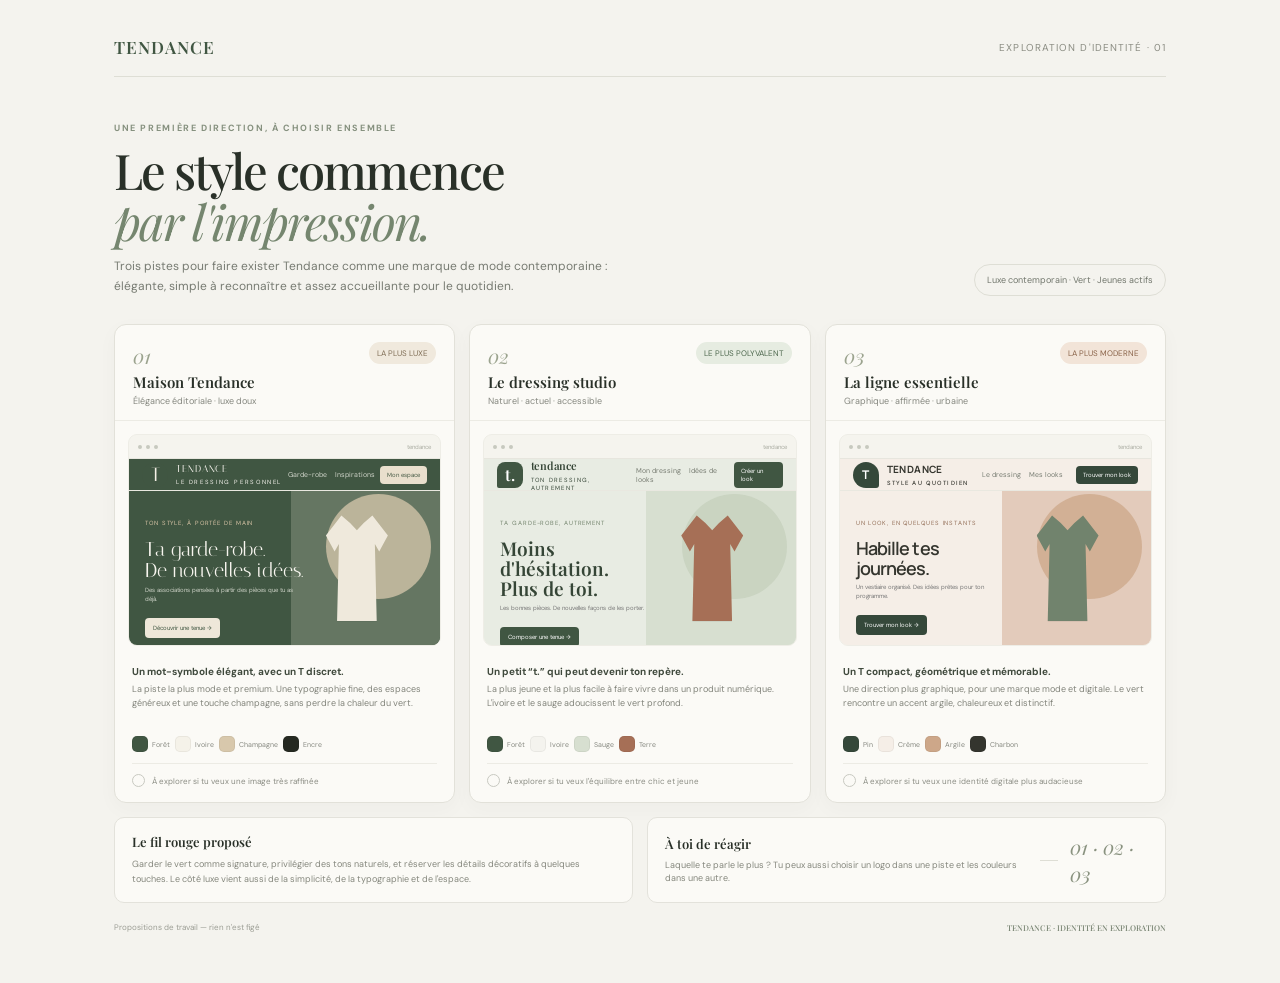
<file: identite.html>
<!doctype html>
<html lang="fr">
<head>
<meta charset="utf-8"><meta name="viewport" content="width=device-width,initial-scale=1"><meta name="theme-color" content="#f4f3ee">
<title>Tendance — pistes d'identité visuelle</title>
<link rel="preconnect" href="https://fonts.googleapis.com"><link rel="preconnect" href="https://fonts.gstatic.com" crossorigin><link href="https://fonts.googleapis.com/css2?family=DM+Sans:wght@400;500;600;700&family=Manrope:wght@400;500;600;700&family=Playfair+Display:wght@400;500;600;700&family=Italiana&display=swap" rel="stylesheet">
<style>
:root{--paper:#f4f3ee;--ink:#293028;--green:#405642;--muted:#7f847b;--rule:#deded5;--serif:'Playfair Display',Georgia,serif;--sans:'DM Sans',Arial,sans-serif}*{box-sizing:border-box}body{margin:0;background:var(--paper);color:var(--ink);font-family:var(--sans);-webkit-font-smoothing:antialiased}.wrap{max-width:1120px;margin:auto;padding:36px 34px 50px}.mast{display:flex;justify-content:space-between;align-items:center;border-bottom:1px solid var(--rule);padding-bottom:18px}.mast-brand{font:600 17px var(--serif);letter-spacing:.06em;color:var(--green)}.mast-note{color:#8a8c82;font-size:10px;letter-spacing:.11em;text-transform:uppercase}.intro{padding:45px 0 28px;display:flex;justify-content:space-between;align-items:end;gap:20px}.kicker{font-size:9px;letter-spacing:.18em;color:#85907e;font-weight:700}.intro h1{font:500 clamp(32px,5vw,49px)/1.05 var(--serif);letter-spacing:-.04em;margin:10px 0}.intro h1 em{color:#75866f;font-weight:400}.intro p{font-size:12px;line-height:1.65;color:#777b72;max-width:540px;margin:0}.edition{border:1px solid var(--rule);padding:9px 12px;border-radius:30px;color:#72776d;font-size:9px;white-space:nowrap}.cards{display:grid;grid-template-columns:repeat(3,1fr);gap:14px}.concept{background:#fbfaf6;border:1px solid #e2e1d9;border-radius:12px;overflow:hidden;box-shadow:0 6px 20px #39453708}.concept-head{padding:17px 18px 13px;border-bottom:1px solid #ecebe4;display:flex;justify-content:space-between;align-items:start}.concept-num{font:italic 20px var(--serif);color:#9ba38e}.concept-head h2{font:600 15px var(--serif);margin:3px 0}.concept-head p{font-size:9px;color:#85877f;margin:0}.tag{font-size:8px;color:#68745f;background:#eef0e8;padding:6px 8px;border-radius:30px}.mock{height:212px;margin:13px;border:1px solid #eeede6;border-radius:9px;background:#f5f4ee;position:relative;overflow:hidden}.browserbar{height:24px;border-bottom:1px solid #e7e6de;display:flex;align-items:center;gap:4px;padding:0 9px}.browserbar i{width:4px;height:4px;border-radius:50%;background:#c7c9bf}.browserbar span{margin-left:auto;color:#aaaca2;font-size:6px}.webhead{height:32px;display:flex;align-items:center;justify-content:space-between;padding:0 13px;border-bottom:1px solid #e9e8e0}.webhead small{font-size:7px;color:#787d73}.tiny-button{font-size:6px;padding:5px 7px;border-radius:4px}.hero-mini{height:calc(100% - 56px);display:flex;position:relative}.hero-mini-copy{padding:18px 0 0 16px;width:57%;position:relative;z-index:1}.hero-mini-copy label{font-size:6px;letter-spacing:.15em}.hero-mini-copy h3{font-size:19px;line-height:1.06;margin:9px 0 5px}.hero-mini-copy p{font-size:6px;line-height:1.6;color:#777;margin:0 0 9px}.mini-cta{display:inline-block;font-size:6px;padding:6px 8px;border-radius:4px}.hero-mini-art{position:absolute;right:0;top:0;width:48%;height:100%;overflow:hidden}.circle{position:absolute;width:105px;height:105px;right:9px;top:3px;border-radius:50%;opacity:.75}.silhouette{position:absolute;width:62px;height:106px;left:35px;top:24px;clip-path:polygon(25% 0,39% 7%,50% 14%,61% 7%,75% 0,100% 19%,86% 34%,79% 27%,82% 100%,18% 100%,21% 27%,14% 34%,0 19%);filter:drop-shadow(0 4px 4px #0002)}.brand-lockup{display:flex;align-items:center;gap:8px}.logo-icon{display:grid;place-items:center;width:26px;height:26px;border-radius:8px;font-size:16px}.logo-word{font-size:10px;line-height:1}.logo-word b{display:block;font-size:8px;letter-spacing:.16em}.concept-desc{padding:1px 17px 15px}.concept-desc h3{font-size:10px;margin:5px 0;color:#3f493c}.concept-desc p{font-size:9px;line-height:1.55;color:#82847b;margin:0;min-height:43px}.palette{display:flex;gap:5px;margin:10px 0 0}.swatch{display:flex;align-items:center;gap:4px;font-size:7px;color:#85877f}.swatch i{width:16px;height:16px;display:block;border:1px solid #0000000d;border-radius:5px}.select-note{display:flex;align-items:center;gap:7px;padding-top:10px;border-top:1px solid #ecebe4;font-size:8px;color:#8a8c83;margin-top:11px}.select-note b{width:13px;height:13px;border:1px solid #c8c9c1;border-radius:50%;display:block}.bottom-row{display:grid;grid-template-columns:1fr 1fr;gap:14px;margin-top:14px}.principle,.compare{border:1px solid #e3e2db;background:#fbfaf6;border-radius:10px;padding:15px 17px}.principle h3,.compare h3{font:600 13px var(--serif);margin:0 0 7px}.principle p{font-size:9px;color:#85877d;line-height:1.6;margin:0}.compare{display:flex;align-items:center;justify-content:space-between;gap:12px}.compare p{font-size:9px;color:#85877d;margin:0;line-height:1.5}.compare .line{height:1px;flex:1;background:#deded5;min-width:18px}.foot{display:flex;justify-content:space-between;font-size:8px;color:#9b9d94;margin-top:19px}.foot strong{font-family:var(--serif);color:#74806e;font-weight:500}
/* A · Maison */
.a .webhead,.a .hero-mini{background:#405642;color:#f7f5ef}.a .hero-mini-copy p,.a .webhead small{color:#d0d5ca}.a .hero-mini-copy label{color:#d9c5a7}.a .hero-mini-copy h3{font:500 20px/1.03 'Italiana',var(--serif)}.a .mini-cta{background:#eee7d9;color:#3f5541}.a .hero-mini-art{background:#657662}.a .circle{background:#d8c8ac}.a .silhouette{background:#efe9dc}.a .logo-icon{font:19px 'Italiana',serif;color:#f5f1e7;background:#405642;border-radius:50%}.a .logo-word{font:500 10px 'Italiana',var(--serif);letter-spacing:.09em}.a .logo-word b{font:6px var(--sans);letter-spacing:.27em;margin-top:3px}.a .tag{background:#f0e9dd;color:#806f57}
/* B · Studio */
.b .webhead,.b .hero-mini{background:#e8ece3;color:#354536}.b .hero-mini-copy label{color:#73836d}.b .hero-mini-copy h3{font:600 19px/1.05 var(--serif)}.b .mini-cta{background:#405642;color:white}.b .hero-mini-art{background:#d7dfd0}.b .circle{background:#c6d1bc}.b .silhouette{background:#a66f56}.b .logo-icon{font:600 16px var(--serif);color:#fff;background:#405642;border-radius:8px 8px 8px 2px}.b .logo-word{font:600 11px var(--serif);letter-spacing:-.02em}.b .logo-word b{font:6px var(--sans);letter-spacing:.22em;margin-top:3px}.b .tag{background:#e6ece1;color:#4e684e}
/* C · Ligne */
.c .webhead,.c .hero-mini{background:#f5eee7;color:#34352e}.c .hero-mini-copy label{color:#946f58}.c .hero-mini-copy h3{font:600 18px/1.06 'Manrope',var(--sans);letter-spacing:-.05em}.c .mini-cta{background:#35483a;color:#fff}.c .hero-mini-art{background:#e3cbbb}.c .circle{background:#cda789}.c .silhouette{background:#71836d}.c .logo-icon{font:700 12px 'Manrope',var(--sans);color:white;background:#35483a;border-radius:50% 50% 3px 50%}.c .logo-word{font:700 10px 'Manrope',var(--sans);letter-spacing:.04em}.c .logo-word b{font:6px var(--sans);font-weight:500;letter-spacing:.19em;margin-top:3px}.c .tag{background:#f2e4d8;color:#8a6349}
@media(max-width:850px){.cards{grid-template-columns:1fr 1fr}.intro{align-items:flex-start;flex-direction:column}.edition{display:none}}@media(max-width:560px){.wrap{padding:23px 15px 35px}.mast-note{font-size:7px}.intro{padding:30px 0 21px}.cards{grid-template-columns:1fr;gap:11px}.mock{height:220px}.bottom-row{grid-template-columns:1fr}.concept-desc p{min-height:0}.compare{min-height:75px}}
</style></head>
<body><main class="wrap">
<header class="mast"><div class="mast-brand">TENDANCE</div><div class="mast-note">Exploration d'identité · 01</div></header>
<section class="intro"><div><div class="kicker">UNE PREMIÈRE DIRECTION, À CHOISIR ENSEMBLE</div><h1>Le style commence<br><em>par l'impression.</em></h1><p>Trois pistes pour faire exister Tendance comme une marque de mode contemporaine : élégante, simple à reconnaître et assez accueillante pour le quotidien.</p></div><span class="edition">Luxe contemporain · Vert · Jeunes actifs</span></section>
<section class="cards">
 <article class="concept a"><div class="concept-head"><div><div class="concept-num">01</div><h2>Maison Tendance</h2><p>Élégance éditoriale · luxe doux</p></div><span class="tag">LA PLUS LUXE</span></div><div class="mock"><div class="browserbar"><i></i><i></i><i></i><span>tendance</span></div><div class="webhead"><div class="brand-lockup"><span class="logo-icon">T</span><span class="logo-word">TENDANCE<b>LE DRESSING PERSONNEL</b></span></div><small>Garde-robe &nbsp;&nbsp; Inspirations</small><span class="tiny-button" style="background:#e9dfcd;color:#465a45">Mon espace</span></div><div class="hero-mini"><div class="hero-mini-copy"><label>TON STYLE, À PORTÉE DE MAIN</label><h3>Ta garde-robe.<br>De nouvelles idées.</h3><p>Des associations pensées à partir des pièces que tu as déjà.</p><span class="mini-cta">Découvrir une tenue →</span></div><div class="hero-mini-art"><i class="circle"></i><i class="silhouette"></i></div></div></div><div class="concept-desc"><h3>Un mot-symbole élégant, avec un T discret.</h3><p>La piste la plus mode et premium. Une typographie fine, des espaces généreux et une touche champagne, sans perdre la chaleur du vert.</p><div class="palette"><span class="swatch"><i style="background:#405642"></i>Forêt</span><span class="swatch"><i style="background:#f5f2e9"></i>Ivoire</span><span class="swatch"><i style="background:#d8c8ac"></i>Champagne</span><span class="swatch"><i style="background:#252921"></i>Encre</span></div><div class="select-note"><b></b> À explorer si tu veux une image très raffinée</div></div></article>
 <article class="concept b"><div class="concept-head"><div><div class="concept-num">02</div><h2>Le dressing studio</h2><p>Naturel · actuel · accessible</p></div><span class="tag">LE PLUS POLYVALENT</span></div><div class="mock"><div class="browserbar"><i></i><i></i><i></i><span>tendance</span></div><div class="webhead"><div class="brand-lockup"><span class="logo-icon">t.</span><span class="logo-word">tendance<b>TON DRESSING, AUTREMENT</b></span></div><small>Mon dressing &nbsp;&nbsp; Idées de looks</small><span class="tiny-button" style="background:#405642;color:white">Créer un look</span></div><div class="hero-mini"><div class="hero-mini-copy"><label>TA GARDE-ROBE, AUTREMENT</label><h3>Moins d'hésitation.<br>Plus de toi.</h3><p>Les bonnes pièces. De nouvelles façons de les porter.</p><span class="mini-cta">Composer une tenue →</span></div><div class="hero-mini-art"><i class="circle"></i><i class="silhouette"></i></div></div></div><div class="concept-desc"><h3>Un petit “t.” qui peut devenir ton repère.</h3><p>La plus jeune et la plus facile à faire vivre dans un produit numérique. L'ivoire et le sauge adoucissent le vert profond.</p><div class="palette"><span class="swatch"><i style="background:#405642"></i>Forêt</span><span class="swatch"><i style="background:#f4f3ee"></i>Ivoire</span><span class="swatch"><i style="background:#d7dfd0"></i>Sauge</span><span class="swatch"><i style="background:#a66f56"></i>Terre</span></div><div class="select-note"><b></b> À explorer si tu veux l'équilibre entre chic et jeune</div></div></article>
 <article class="concept c"><div class="concept-head"><div><div class="concept-num">03</div><h2>La ligne essentielle</h2><p>Graphique · affirmée · urbaine</p></div><span class="tag">LA PLUS MODERNE</span></div><div class="mock"><div class="browserbar"><i></i><i></i><i></i><span>tendance</span></div><div class="webhead"><div class="brand-lockup"><span class="logo-icon">T</span><span class="logo-word">TENDANCE<b>STYLE AU QUOTIDIEN</b></span></div><small>Le dressing &nbsp;&nbsp; Mes looks</small><span class="tiny-button" style="background:#35483a;color:white">Trouver mon look</span></div><div class="hero-mini"><div class="hero-mini-copy"><label>UN LOOK, EN QUELQUES INSTANTS</label><h3>Habille tes<br>journées.</h3><p>Un vestiaire organisé. Des idées prêtes pour ton programme.</p><span class="mini-cta">Trouver mon look →</span></div><div class="hero-mini-art"><i class="circle"></i><i class="silhouette"></i></div></div></div><div class="concept-desc"><h3>Un T compact, géométrique et mémorable.</h3><p>Une direction plus graphique, pour une marque mode et digitale. Le vert rencontre un accent argile, chaleureux et distinctif.</p><div class="palette"><span class="swatch"><i style="background:#35483a"></i>Pin</span><span class="swatch"><i style="background:#f5eee7"></i>Crème</span><span class="swatch"><i style="background:#cda789"></i>Argile</span><span class="swatch"><i style="background:#34352e"></i>Charbon</span></div><div class="select-note"><b></b> À explorer si tu veux une identité digitale plus audacieuse</div></div></article>
</section>
<section class="bottom-row"><article class="principle"><h3>Le fil rouge proposé</h3><p>Garder le vert comme signature, privilégier des tons naturels, et réserver les détails décoratifs à quelques touches. Le côté luxe vient aussi de la simplicité, de la typographie et de l'espace.</p></article><article class="compare"><div><h3>À toi de réagir</h3><p>Laquelle te parle le plus ? Tu peux aussi choisir un logo dans une piste et les couleurs dans une autre.</p></div><span class="line"></span><span style="font:italic 20px var(--serif);color:#89927f">01 · 02 · 03</span></article></section>
<footer class="foot"><span>Propositions de travail — rien n'est figé</span><strong>TENDANCE · IDENTITÉ EN EXPLORATION</strong></footer>
</main></body></html>
</file>
